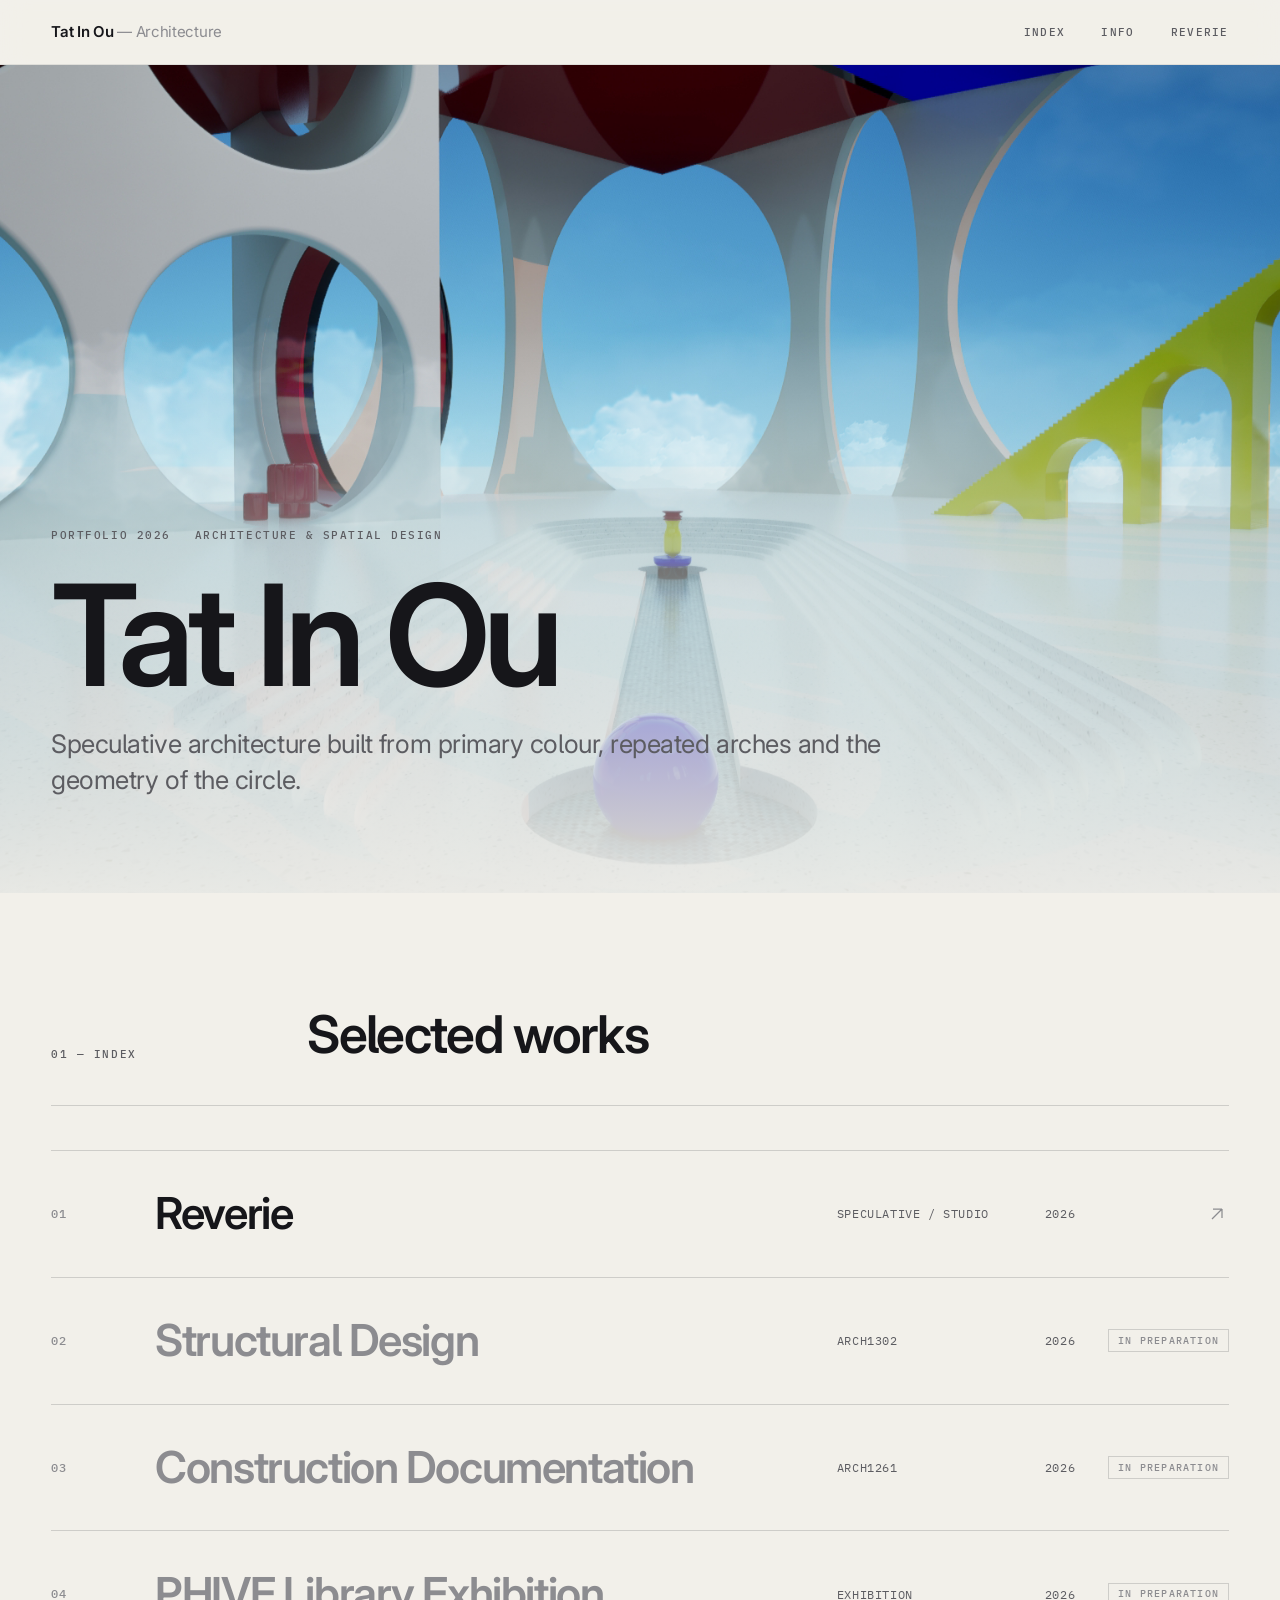
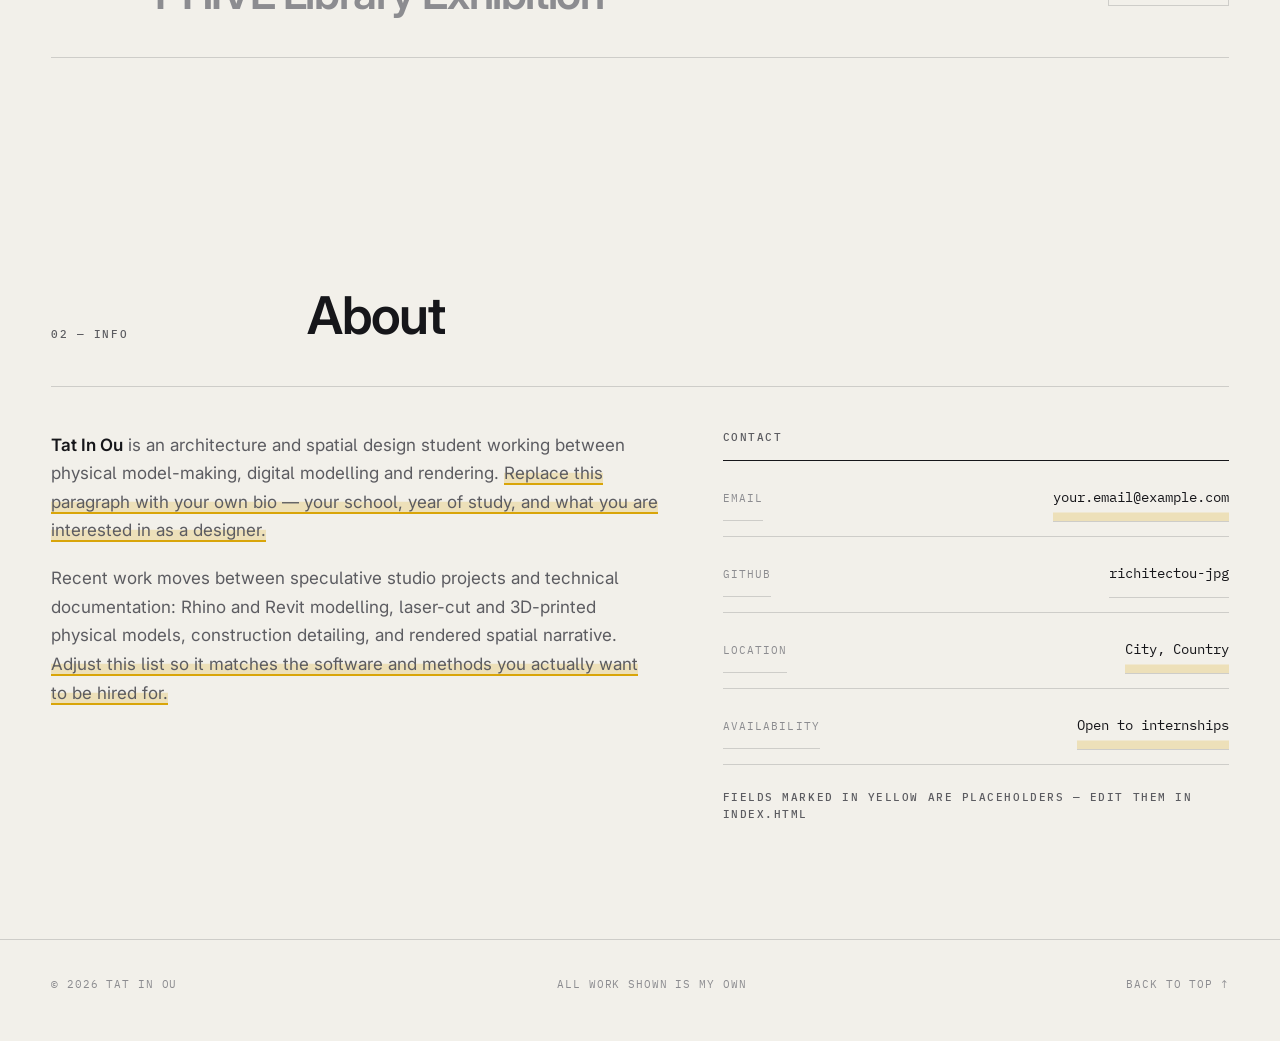
<file: index.html>
<!doctype html>
<html lang="en" class="no-js">
<head>
<meta charset="utf-8">
<meta name="viewport" content="width=device-width, initial-scale=1">
<title>Tat In Ou — Architecture Portfolio</title>
<meta name="description" content="Selected architectural work by Tat In Ou: renders, drawings and design process.">

<meta property="og:title" content="Tat In Ou — Architecture Portfolio">
<meta property="og:description" content="Selected architectural work: renders, drawings and design process.">
<meta property="og:type" content="website">
<meta property="og:image" content="assets/projects/reverie/renders/grand-shot.png">

<link rel="icon" href="assets/favicon.svg" type="image/svg+xml">
<link rel="preconnect" href="https://fonts.googleapis.com">
<link rel="preconnect" href="https://fonts.gstatic.com" crossorigin>
<link href="https://fonts.googleapis.com/css2?family=Inter:wght@400;500;600&family=IBM+Plex+Mono:wght@400;500;600&display=swap" rel="stylesheet">
<link rel="stylesheet" href="assets/css/site.css">
</head>
<body>

<a class="skip-link" href="#main">Skip to content</a>

<header class="masthead">
  <div class="shell masthead__inner">
    <a class="wordmark" href="index.html">Tat In Ou <span>— Architecture</span></a>
    <nav class="nav" aria-label="Primary">
      <a href="#index">Index</a>
      <a href="#info">Info</a>
      <a href="projects/reverie.html">Reverie</a>
    </nav>
  </div>
</header>

<main id="main">

  <!-- ===== Hero ===== -->
  <section class="hero">
    <div class="hero__media">
      <img src="assets/projects/reverie/renders/grand-shot.png"
           alt="Interior court of Reverie: white arcaded volumes with circular openings, a red canopy above and a yellow stepped aqueduct to the right, reflected in a shallow water channel."
           fetchpriority="high" decoding="async">
    </div>
    <div class="shell hero__inner">
      <div class="hero__meta">
        <p class="label">Portfolio 2026</p>
        <p class="label">Architecture &amp; Spatial Design</p>
      </div>
      <h1 class="display hero__title">Tat In&nbsp;Ou</h1>
      <p class="lede hero__sub">
        Speculative architecture built from primary colour, repeated arches and
        the geometry of the circle.
      </p>
    </div>
  </section>

  <!-- ===== Index of works ===== -->
  <section class="section" id="index">
    <div class="shell">
      <div class="section__head reveal">
        <p class="label">01 — Index</p>
        <h2 class="h2">Selected works</h2>
      </div>

      <div class="works">

        <!-- LIVE PROJECT -->
        <a class="work work--live reveal"
           href="projects/reverie.html"
           data-peek="assets/projects/reverie/renders/atrium.png">
          <span class="work__num">01</span>
          <h3 class="work__title">Reverie</h3>
          <span class="work__type">Speculative / Studio</span>
          <span class="work__year">2026</span>
          <svg class="work__arrow" viewBox="0 0 24 24" fill="none" stroke="currentColor" stroke-width="1.25" aria-hidden="true">
            <path d="M7 17L17 7M17 7H8M17 7v9"/>
          </svg>
        </a>

        <!--
          ADDING A PROJECT
          ----------------
          1. Drop your files in  assets/projects/<slug>/{renders,drawings,process}/
          2. Copy projects/reverie.html to projects/<slug>.html and swap the content.
          3. Replace one of the placeholder rows below with a copy of the LIVE row
             above, pointing at your new page and a representative image.
          The rows below are placeholders — titles are taken from folder names in
          your Downloads, so rename them to whatever the projects are really called.
        -->

        <div class="work work--soon reveal">
          <span class="work__num">02</span>
          <h3 class="work__title">Structural Design</h3>
          <span class="work__type">ARCH1302</span>
          <span class="work__year">2026</span>
          <span class="work__tag">In preparation</span>
        </div>

        <div class="work work--soon reveal">
          <span class="work__num">03</span>
          <h3 class="work__title">Construction Documentation</h3>
          <span class="work__type">ARCH1261</span>
          <span class="work__year">2026</span>
          <span class="work__tag">In preparation</span>
        </div>

        <div class="work work--soon reveal">
          <span class="work__num">04</span>
          <h3 class="work__title">PHIVE Library Exhibition</h3>
          <span class="work__type">Exhibition</span>
          <span class="work__year">2026</span>
          <span class="work__tag">In preparation</span>
        </div>

      </div>
    </div>
  </section>

  <!-- ===== Info ===== -->
  <section class="section" id="info">
    <div class="shell">
      <div class="section__head reveal">
        <p class="label">02 — Info</p>
        <h2 class="h2">About</h2>
      </div>

      <div class="info">
        <div class="prose reveal">
          <p>
            <strong>Tat In Ou</strong> is an architecture and spatial design student
            working between physical model-making, digital modelling and rendering.
            <span class="todo">Replace this paragraph with your own bio — your school,
            year of study, and what you are interested in as a designer.</span>
          </p>
          <p>
            Recent work moves between speculative studio projects and technical
            documentation: Rhino and Revit modelling, laser-cut and 3D-printed
            physical models, construction detailing, and rendered spatial narrative.
            <span class="todo">Adjust this list so it matches the software and
            methods you actually want to be hired for.</span>
          </p>
        </div>

        <div class="reveal">
          <p class="label" style="margin-bottom:1rem">Contact</p>
          <div class="contact">
            <a href="mailto:your.email@example.com">
              <span class="k">Email</span>
              <span class="todo">your.email@example.com</span>
            </a>
            <a href="https://github.com/richitectou-jpg" target="_blank" rel="noopener">
              <span class="k">GitHub</span>
              <span>richitectou-jpg</span>
            </a>
            <span>
              <span class="k">Location</span>
              <span class="todo">City, Country</span>
            </span>
            <span>
              <span class="k">Availability</span>
              <span class="todo">Open to internships</span>
            </span>
          </div>
          <p class="label" style="margin-top:1.5rem; line-height:1.6">
            Fields marked in yellow are placeholders — edit them in index.html
          </p>
        </div>
      </div>
    </div>
  </section>

</main>

<footer class="foot">
  <div class="shell foot__inner">
    <span>© <span data-year>2026</span> Tat In Ou</span>
    <span>All work shown is my own</span>
    <span><a href="#main">Back to top ↑</a></span>
  </div>
</footer>

<script src="assets/js/site.js"></script>
</body>
</html>
</file>
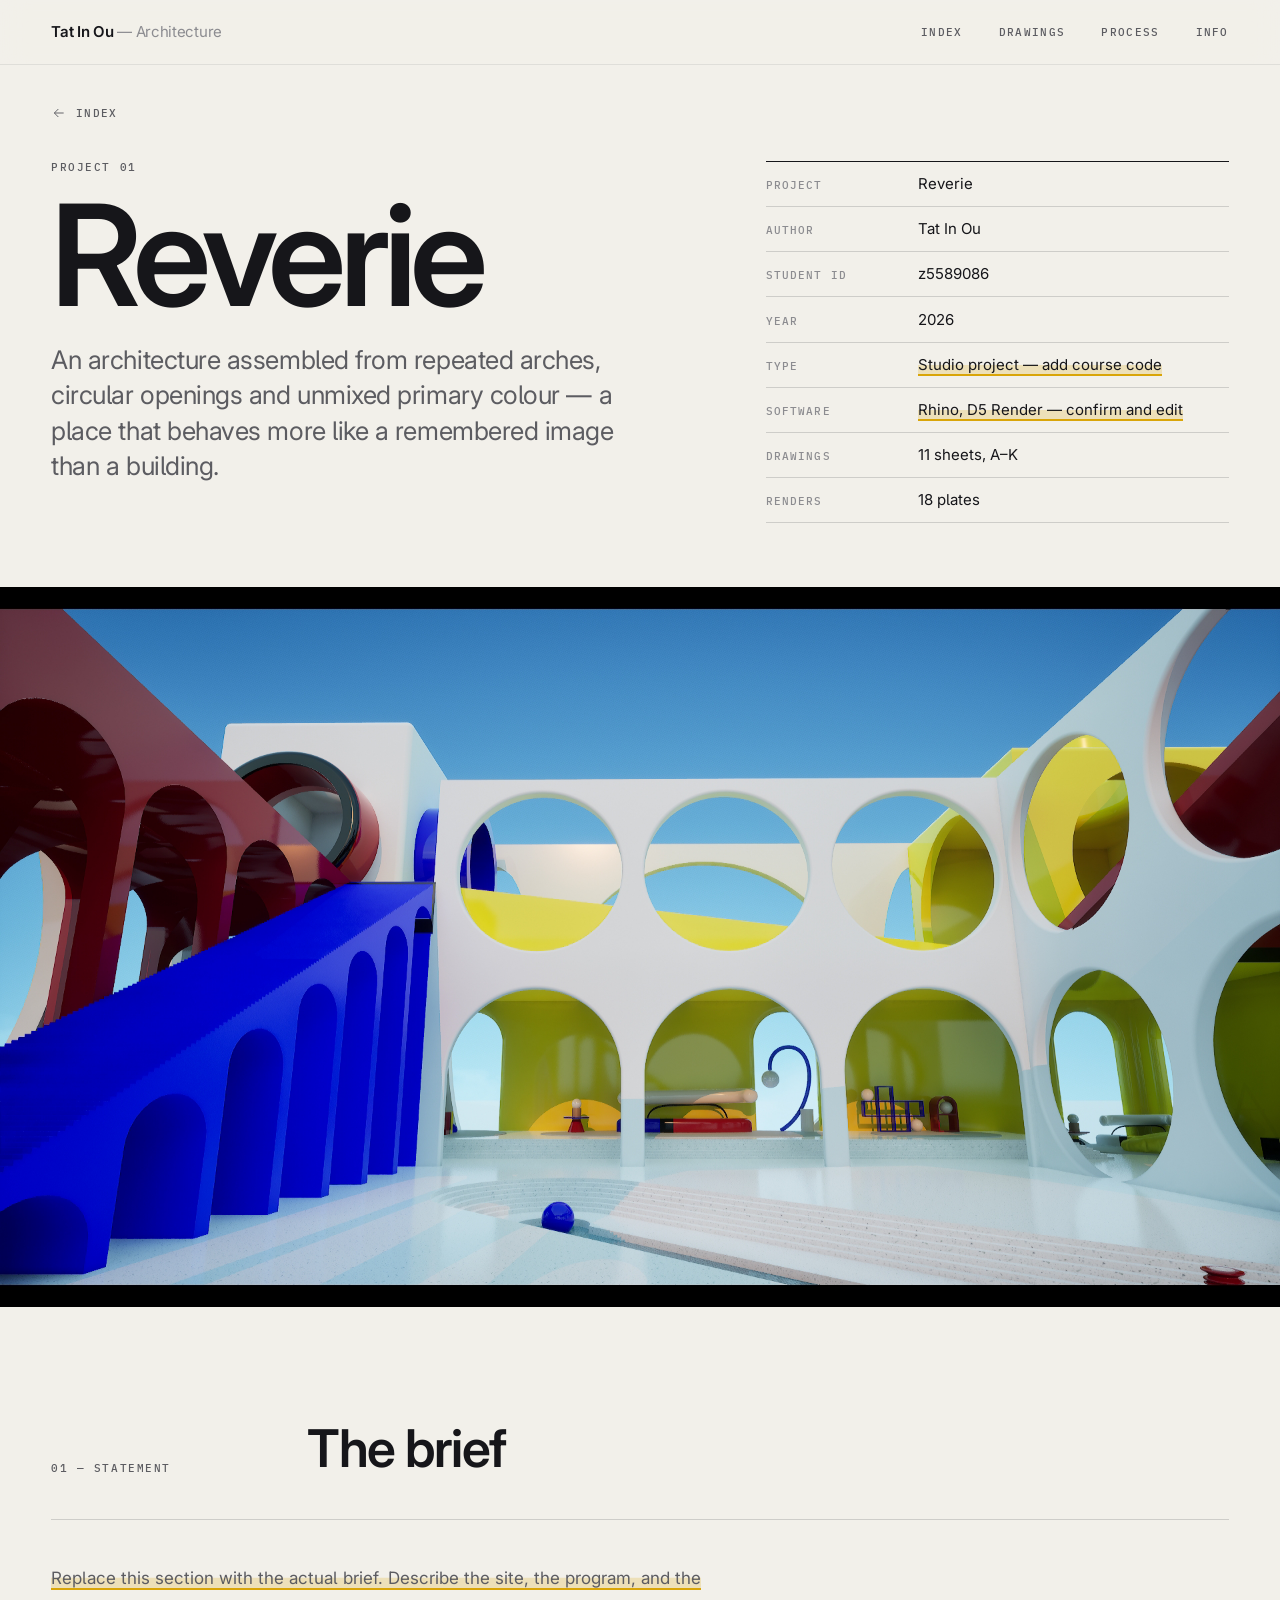
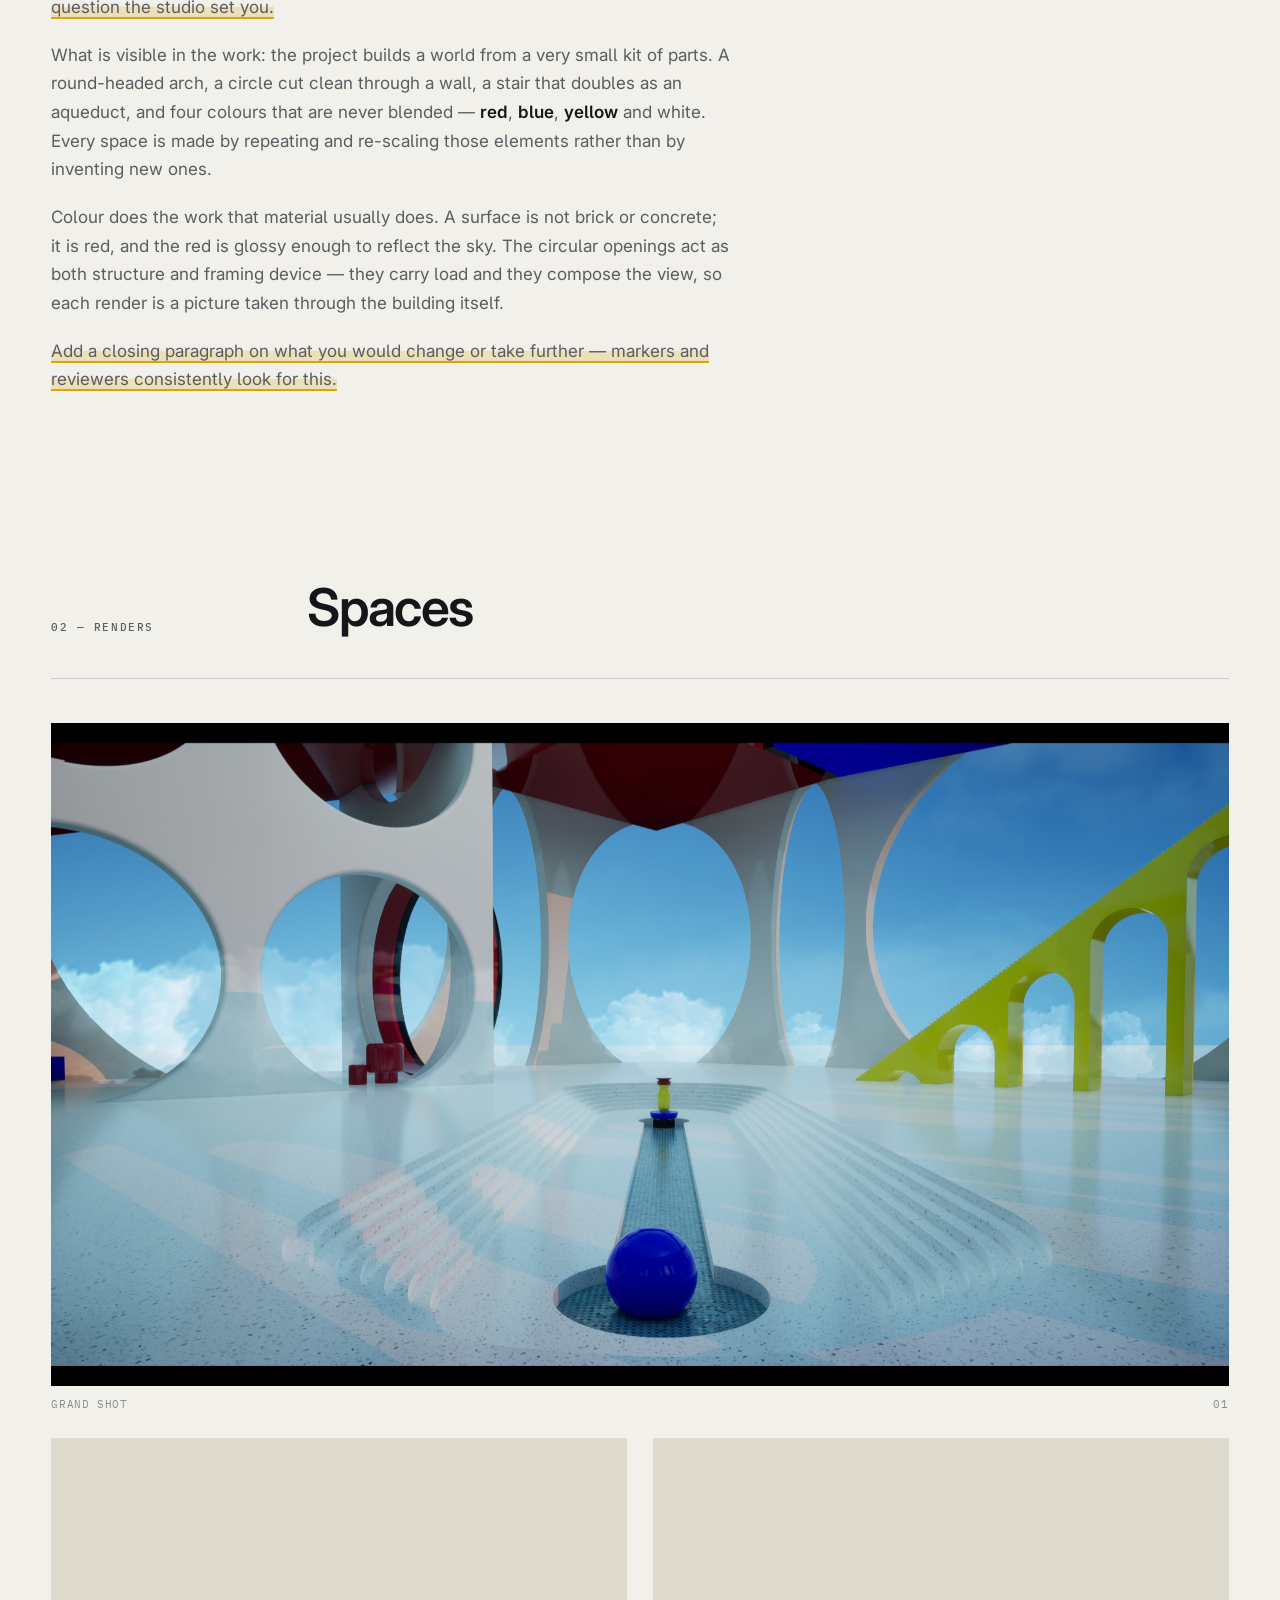
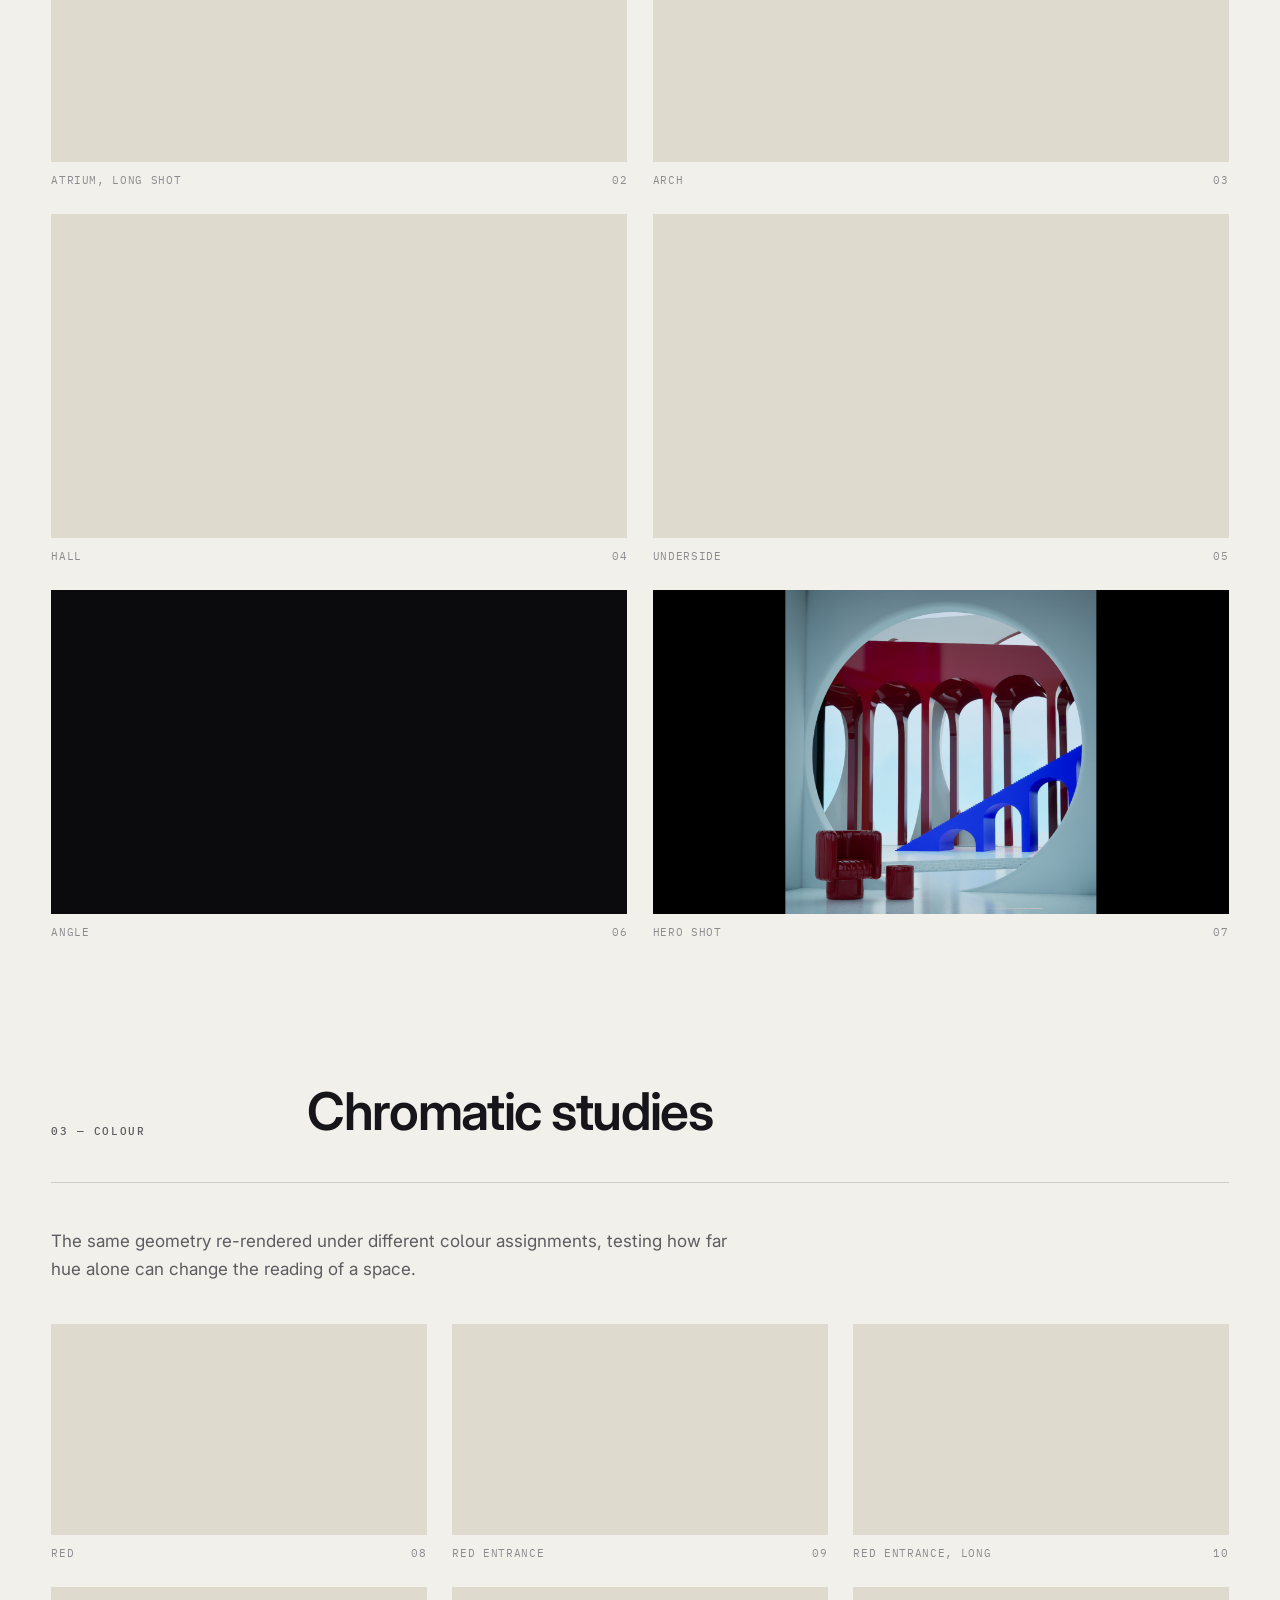
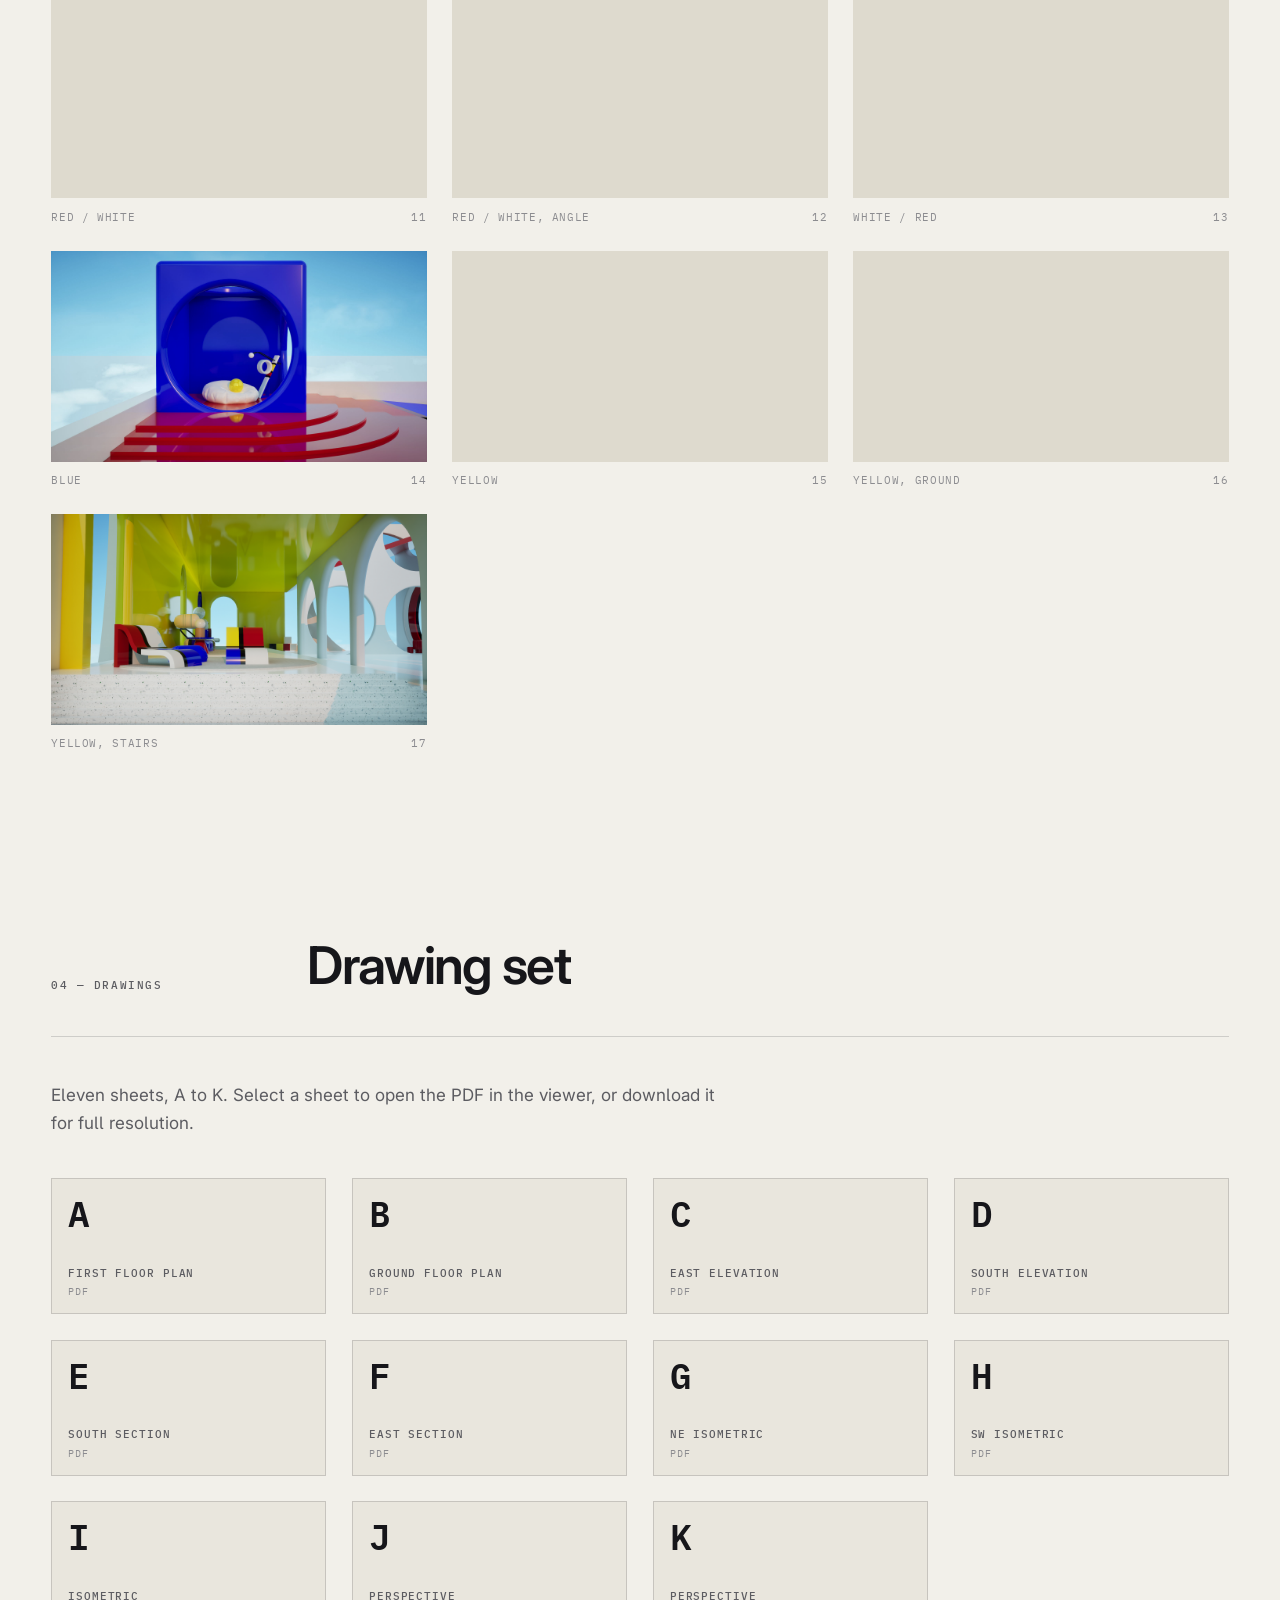
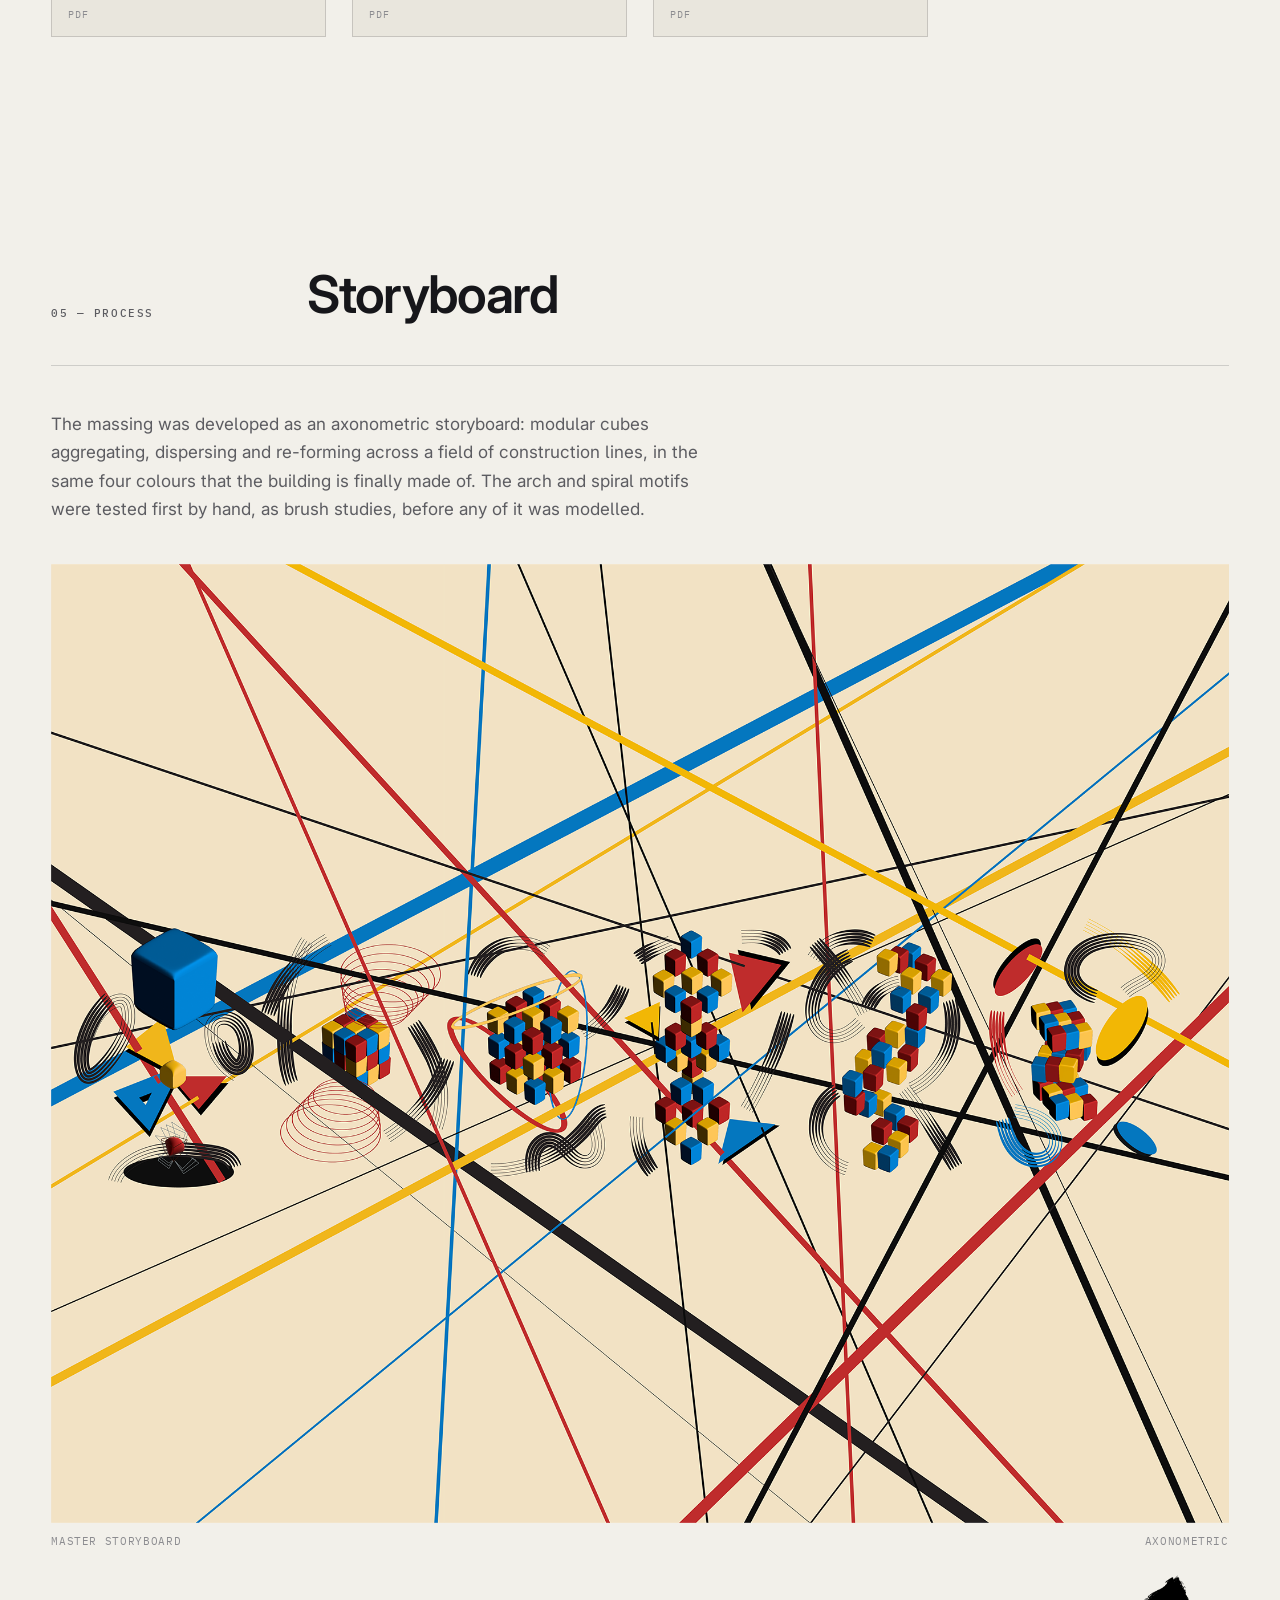
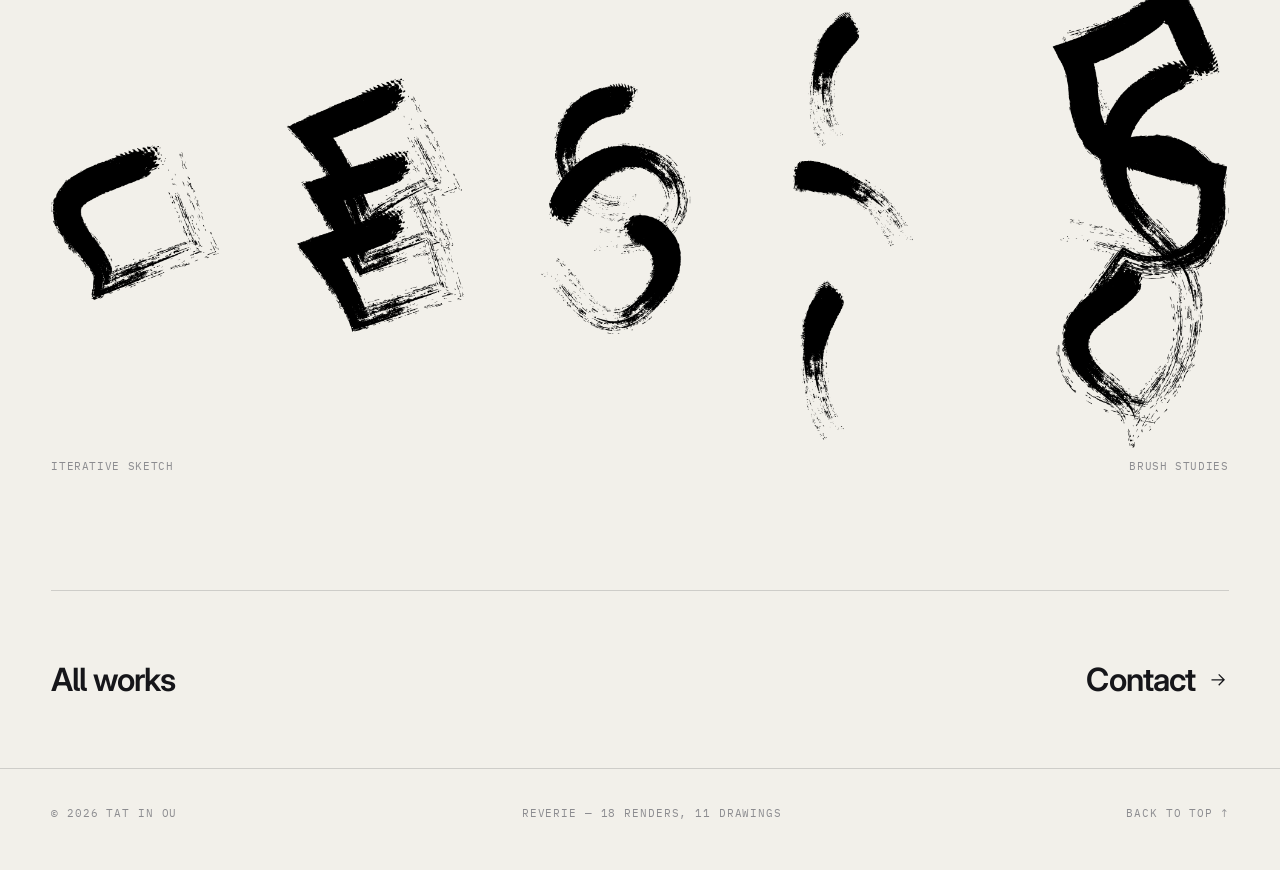
<file: projects/reverie.html>
<!doctype html>
<html lang="en" class="no-js">
<head>
<meta charset="utf-8">
<meta name="viewport" content="width=device-width, initial-scale=1">
<title>Reverie — Tat In Ou</title>
<meta name="description" content="Reverie: a speculative architecture of arcades, oculi and primary colour. 18 renders, 11 drawings and design process by Tat In Ou.">

<meta property="og:title" content="Reverie — Tat In Ou">
<meta property="og:description" content="A speculative architecture of arcades, oculi and primary colour.">
<meta property="og:type" content="article">
<meta property="og:image" content="../assets/projects/reverie/renders/atrium.png">

<link rel="icon" href="../assets/favicon.svg" type="image/svg+xml">
<link rel="preconnect" href="https://fonts.googleapis.com">
<link rel="preconnect" href="https://fonts.gstatic.com" crossorigin>
<link href="https://fonts.googleapis.com/css2?family=Inter:wght@400;500;600&family=IBM+Plex+Mono:wght@400;500;600&display=swap" rel="stylesheet">
<link rel="stylesheet" href="../assets/css/site.css">
</head>
<body>

<a class="skip-link" href="#main">Skip to content</a>

<header class="masthead">
  <div class="shell masthead__inner">
    <a class="wordmark" href="../index.html">Tat In Ou <span>— Architecture</span></a>
    <nav class="nav" aria-label="Primary">
      <a href="../index.html#index">Index</a>
      <a href="#drawings">Drawings</a>
      <a href="#process">Process</a>
      <a href="../index.html#info">Info</a>
    </nav>
  </div>
</header>

<main id="main">

  <div class="shell">
    <a class="crumb" href="../index.html#index">
      <svg viewBox="0 0 24 24" fill="none" stroke="currentColor" stroke-width="1.4" aria-hidden="true"><path d="M19 12H5M5 12l6-6M5 12l6 6"/></svg>
      Index
    </a>
  </div>

  <!-- ===== Title block ===== -->
  <section class="shell">
    <div class="titleblock">
      <div>
        <p class="label" style="margin-bottom:1.25rem">Project 01</p>
        <h1 class="display" style="margin-bottom:1.5rem">Reverie</h1>
        <p class="lede" style="max-width:24em; color:var(--ink-2)">
          An architecture assembled from repeated arches, circular openings and
          unmixed primary colour — a place that behaves more like a remembered
          image than a building.
        </p>
      </div>

      <div class="specs">
        <div class="specs__row"><span class="specs__key">Project</span><p class="specs__val">Reverie</p></div>
        <div class="specs__row"><span class="specs__key">Author</span><p class="specs__val">Tat In Ou</p></div>
        <div class="specs__row"><span class="specs__key">Student ID</span><p class="specs__val">z5589086</p></div>
        <div class="specs__row"><span class="specs__key">Year</span><p class="specs__val">2026</p></div>
        <div class="specs__row"><span class="specs__key">Type</span><p class="specs__val"><span class="todo">Studio project — add course code</span></p></div>
        <div class="specs__row"><span class="specs__key">Software</span><p class="specs__val"><span class="todo">Rhino, D5 Render — confirm and edit</span></p></div>
        <div class="specs__row"><span class="specs__key">Drawings</span><p class="specs__val">11 sheets, A–K</p></div>
        <div class="specs__row"><span class="specs__key">Renders</span><p class="specs__val">18 plates</p></div>
      </div>
    </div>
  </section>

  <!-- ===== Full-bleed opener ===== -->
  <div class="bleed reveal">
    <button class="zoom" type="button"
            data-lb="renders" data-type="image"
            data-src="../assets/projects/reverie/renders/atrium.png"
            data-caption="Atrium — the court from below">
      <span class="frame">
        <img src="../assets/projects/reverie/renders/atrium.png" loading="eager" decoding="async"
             alt="The central court of Reverie: a white wall pierced by rows of circular and arched openings revealing yellow interiors, with a glossy red arcade to the left and a blue stepped aqueduct descending across the foreground.">
      </span>
    </button>
  </div>

  <!-- ===== Statement ===== -->
  <section class="section">
    <div class="shell">
      <div class="section__head reveal">
        <p class="label">01 — Statement</p>
        <h2 class="h2">The brief</h2>
      </div>
      <div class="prose reveal">
        <p>
          <span class="todo">Replace this section with the actual brief. Describe the
          site, the program, and the question the studio set you.</span>
        </p>
        <p>
          What is visible in the work: the project builds a world from a very small
          kit of parts. A round-headed arch, a circle cut clean through a wall, a
          stair that doubles as an aqueduct, and four colours that are never blended
          — <strong>red</strong>, <strong>blue</strong>, <strong>yellow</strong> and
          white. Every space is made by repeating and re-scaling those elements
          rather than by inventing new ones.
        </p>
        <p>
          Colour does the work that material usually does. A surface is not brick or
          concrete; it is red, and the red is glossy enough to reflect the sky. The
          circular openings act as both structure and framing device — they carry
          load and they compose the view, so each render is a picture taken through
          the building itself.
        </p>
        <p>
          <span class="todo">Add a closing paragraph on what you would change or take
          further — markers and reviewers consistently look for this.</span>
        </p>
      </div>
    </div>
  </section>

  <!-- ===== Renders ===== -->
  <section class="section section--tight" id="renders">
    <div class="shell">
      <div class="section__head reveal">
        <p class="label">02 — Renders</p>
        <h2 class="h2">Spaces</h2>
      </div>

      <div class="grid grid--2">

        <button class="zoom reveal span-2" type="button" data-lb="renders" data-type="image"
                data-src="../assets/projects/reverie/renders/grand-shot.png"
                data-caption="Grand shot — the water channel and the central axis">
          <figure class="figure">
            <span class="frame"><img loading="lazy" decoding="async"
              src="../assets/projects/reverie/renders/grand-shot.png"
              alt="Wide view along a shallow water channel set into a pale terrazzo floor, a blue sphere at its head, framed by white piers with large circular openings, a red canopy overhead and a yellow arcade to the right."></span>
            <figcaption><span>Grand shot</span><span>01</span></figcaption>
          </figure>
        </button>

        <button class="zoom reveal" type="button" data-lb="renders" data-type="image"
                data-src="../assets/projects/reverie/renders/atrium-long-shot.png"
                data-caption="Atrium — long shot">
          <figure class="figure">
            <span class="frame"><img loading="lazy" decoding="async"
              src="../assets/projects/reverie/renders/atrium-long-shot.png"
              alt="Reverie render: the atrium seen in long shot."></span>
            <figcaption><span>Atrium, long shot</span><span>02</span></figcaption>
          </figure>
        </button>

        <button class="zoom reveal" type="button" data-lb="renders" data-type="image"
                data-src="../assets/projects/reverie/renders/arch.png"
                data-caption="Arch — the repeated round-headed opening">
          <figure class="figure">
            <span class="frame"><img loading="lazy" decoding="async"
              src="../assets/projects/reverie/renders/arch.png"
              alt="Reverie render: study of the repeated round-headed arch."></span>
            <figcaption><span>Arch</span><span>03</span></figcaption>
          </figure>
        </button>

        <button class="zoom reveal" type="button" data-lb="renders" data-type="image"
                data-src="../assets/projects/reverie/renders/hall.png"
                data-caption="Hall">
          <figure class="figure">
            <span class="frame"><img loading="lazy" decoding="async"
              src="../assets/projects/reverie/renders/hall.png"
              alt="Reverie render: the hall."></span>
            <figcaption><span>Hall</span><span>04</span></figcaption>
          </figure>
        </button>

        <button class="zoom reveal" type="button" data-lb="renders" data-type="image"
                data-src="../assets/projects/reverie/renders/under.png"
                data-caption="Underside — looking up into the structure">
          <figure class="figure">
            <span class="frame"><img loading="lazy" decoding="async"
              src="../assets/projects/reverie/renders/under.png"
              alt="Reverie render: looking up into the underside of the structure."></span>
            <figcaption><span>Underside</span><span>05</span></figcaption>
          </figure>
        </button>

        <button class="zoom reveal" type="button" data-lb="renders" data-type="image"
                data-src="../assets/projects/reverie/renders/angle.png"
                data-caption="Angle study">
          <figure class="figure">
            <span class="frame frame--mat"><img loading="lazy" decoding="async"
              src="../assets/projects/reverie/renders/angle.png"
              alt="Reverie render: angled view of the massing."></span>
            <figcaption><span>Angle</span><span>06</span></figcaption>
          </figure>
        </button>

        <button class="zoom reveal" type="button" data-lb="renders" data-type="image"
                data-src="../assets/projects/reverie/renders/hero-shot.png"
                data-caption="Hero shot — the oculus framing the red arcade">
          <figure class="figure">
            <span class="frame frame--mat"><img loading="lazy" decoding="async"
              src="../assets/projects/reverie/renders/hero-shot.png"
              alt="A vast circular opening cut through a pale interior wall frames a glossy dark red arcade beyond, with a blue stepped ramp cutting diagonally across and a red armchair and stool in the foreground."></span>
            <figcaption><span>Hero shot</span><span>07</span></figcaption>
          </figure>
        </button>

      </div>
    </div>
  </section>

  <!-- ===== Colour studies ===== -->
  <section class="section section--tight" id="colour">
    <div class="shell">
      <div class="section__head reveal">
        <p class="label">03 — Colour</p>
        <h2 class="h2">Chromatic studies</h2>
      </div>
      <p class="prose reveal" style="margin-bottom:clamp(1.5rem,4vw,2.5rem)">
        The same geometry re-rendered under different colour assignments, testing how
        far hue alone can change the reading of a space.
      </p>

      <div class="grid grid--3">

        <button class="zoom reveal" type="button" data-lb="renders" data-type="image"
                data-src="../assets/projects/reverie/renders/red.png" data-caption="Red">
          <figure class="figure">
            <span class="frame"><img loading="lazy" decoding="async" src="../assets/projects/reverie/renders/red.png" alt="Reverie colour study: red."></span>
            <figcaption><span>Red</span><span>08</span></figcaption>
          </figure>
        </button>

        <button class="zoom reveal" type="button" data-lb="renders" data-type="image"
                data-src="../assets/projects/reverie/renders/red-entrance.png" data-caption="Red entrance">
          <figure class="figure">
            <span class="frame"><img loading="lazy" decoding="async" src="../assets/projects/reverie/renders/red-entrance.png" alt="Reverie colour study: the red entrance."></span>
            <figcaption><span>Red entrance</span><span>09</span></figcaption>
          </figure>
        </button>

        <button class="zoom reveal" type="button" data-lb="renders" data-type="image"
                data-src="../assets/projects/reverie/renders/red-entrance-long-shot.png" data-caption="Red entrance — long shot">
          <figure class="figure">
            <span class="frame"><img loading="lazy" decoding="async" src="../assets/projects/reverie/renders/red-entrance-long-shot.png" alt="Reverie colour study: the red entrance in long shot."></span>
            <figcaption><span>Red entrance, long</span><span>10</span></figcaption>
          </figure>
        </button>

        <button class="zoom reveal" type="button" data-lb="renders" data-type="image"
                data-src="../assets/projects/reverie/renders/red-white.png" data-caption="Red and white">
          <figure class="figure">
            <span class="frame"><img loading="lazy" decoding="async" src="../assets/projects/reverie/renders/red-white.png" alt="Reverie colour study: red and white."></span>
            <figcaption><span>Red / white</span><span>11</span></figcaption>
          </figure>
        </button>

        <button class="zoom reveal" type="button" data-lb="renders" data-type="image"
                data-src="../assets/projects/reverie/renders/red-white-angle.png" data-caption="Red and white — angle">
          <figure class="figure">
            <span class="frame"><img loading="lazy" decoding="async" src="../assets/projects/reverie/renders/red-white-angle.png" alt="Reverie colour study: red and white, angled view."></span>
            <figcaption><span>Red / white, angle</span><span>12</span></figcaption>
          </figure>
        </button>

        <button class="zoom reveal" type="button" data-lb="renders" data-type="image"
                data-src="../assets/projects/reverie/renders/white-red.png" data-caption="White and red">
          <figure class="figure">
            <span class="frame"><img loading="lazy" decoding="async" src="../assets/projects/reverie/renders/white-red.png" alt="Reverie colour study: white and red."></span>
            <figcaption><span>White / red</span><span>13</span></figcaption>
          </figure>
        </button>

        <button class="zoom reveal" type="button" data-lb="renders" data-type="image"
                data-src="../assets/projects/reverie/renders/blue.png" data-caption="Blue">
          <figure class="figure">
            <span class="frame"><img loading="lazy" decoding="async" src="../assets/projects/reverie/renders/blue.png" alt="Reverie colour study: blue."></span>
            <figcaption><span>Blue</span><span>14</span></figcaption>
          </figure>
        </button>

        <button class="zoom reveal" type="button" data-lb="renders" data-type="image"
                data-src="../assets/projects/reverie/renders/yellow.png" data-caption="Yellow">
          <figure class="figure">
            <span class="frame"><img loading="lazy" decoding="async" src="../assets/projects/reverie/renders/yellow.png" alt="Reverie colour study: yellow."></span>
            <figcaption><span>Yellow</span><span>15</span></figcaption>
          </figure>
        </button>

        <button class="zoom reveal" type="button" data-lb="renders" data-type="image"
                data-src="../assets/projects/reverie/renders/yellow-ground-floor.png" data-caption="Yellow — ground floor">
          <figure class="figure">
            <span class="frame"><img loading="lazy" decoding="async" src="../assets/projects/reverie/renders/yellow-ground-floor.png" alt="Reverie colour study: yellow at ground floor level."></span>
            <figcaption><span>Yellow, ground</span><span>16</span></figcaption>
          </figure>
        </button>

        <button class="zoom reveal" type="button" data-lb="renders" data-type="image"
                data-src="../assets/projects/reverie/renders/yellow-stairs.png" data-caption="Yellow — stairs">
          <figure class="figure">
            <span class="frame"><img loading="lazy" decoding="async" src="../assets/projects/reverie/renders/yellow-stairs.png" alt="Reverie colour study: the yellow stairs."></span>
            <figcaption><span>Yellow, stairs</span><span>17</span></figcaption>
          </figure>
        </button>

      </div>
    </div>
  </section>

  <!-- ===== Drawings ===== -->
  <section class="section" id="drawings">
    <div class="shell">
      <div class="section__head reveal">
        <p class="label">04 — Drawings</p>
        <h2 class="h2">Drawing set</h2>
      </div>
      <p class="prose reveal" style="margin-bottom:clamp(1.5rem,4vw,2.5rem)">
        Eleven sheets, A to K. Select a sheet to open the PDF in the viewer, or
        download it for full resolution.
      </p>

      <div class="grid grid--4">
        <button class="sheet reveal" type="button" data-lb="drawings" data-type="pdf" data-src="../assets/projects/reverie/drawings/A.pdf" data-caption="A — First Floor Plan"><span class="sheet__ref">A</span><span class="sheet__name">First Floor Plan</span><span class="sheet__ext">PDF</span></button>
        <button class="sheet reveal" type="button" data-lb="drawings" data-type="pdf" data-src="../assets/projects/reverie/drawings/B.pdf" data-caption="B — Ground Floor Plan"><span class="sheet__ref">B</span><span class="sheet__name">Ground Floor Plan</span><span class="sheet__ext">PDF</span></button>
        <button class="sheet reveal" type="button" data-lb="drawings" data-type="pdf" data-src="../assets/projects/reverie/drawings/C.pdf" data-caption="C — East Elevation"><span class="sheet__ref">C</span><span class="sheet__name">East Elevation</span><span class="sheet__ext">PDF</span></button>
        <button class="sheet reveal" type="button" data-lb="drawings" data-type="pdf" data-src="../assets/projects/reverie/drawings/D.pdf" data-caption="D — South Elevation"><span class="sheet__ref">D</span><span class="sheet__name">South Elevation</span><span class="sheet__ext">PDF</span></button>
        <button class="sheet reveal" type="button" data-lb="drawings" data-type="pdf" data-src="../assets/projects/reverie/drawings/E.pdf" data-caption="E — South Section"><span class="sheet__ref">E</span><span class="sheet__name">South Section</span><span class="sheet__ext">PDF</span></button>
        <button class="sheet reveal" type="button" data-lb="drawings" data-type="pdf" data-src="../assets/projects/reverie/drawings/F.pdf" data-caption="F — East Section"><span class="sheet__ref">F</span><span class="sheet__name">East Section</span><span class="sheet__ext">PDF</span></button>
        <button class="sheet reveal" type="button" data-lb="drawings" data-type="pdf" data-src="../assets/projects/reverie/drawings/G.pdf" data-caption="G — NE Isometric"><span class="sheet__ref">G</span><span class="sheet__name">NE Isometric</span><span class="sheet__ext">PDF</span></button>
        <button class="sheet reveal" type="button" data-lb="drawings" data-type="pdf" data-src="../assets/projects/reverie/drawings/H.pdf" data-caption="H — SW Isometric"><span class="sheet__ref">H</span><span class="sheet__name">SW Isometric</span><span class="sheet__ext">PDF</span></button>
        <button class="sheet reveal" type="button" data-lb="drawings" data-type="pdf" data-src="../assets/projects/reverie/drawings/I.pdf" data-caption="I — Isometric"><span class="sheet__ref">I</span><span class="sheet__name">Isometric</span><span class="sheet__ext">PDF</span></button>
        <button class="sheet reveal" type="button" data-lb="drawings" data-type="pdf" data-src="../assets/projects/reverie/drawings/J.pdf" data-caption="J — Perspective"><span class="sheet__ref">J</span><span class="sheet__name">Perspective</span><span class="sheet__ext">PDF</span></button>
        <button class="sheet reveal" type="button" data-lb="drawings" data-type="pdf" data-src="../assets/projects/reverie/drawings/K.pdf" data-caption="K — Perspective"><span class="sheet__ref">K</span><span class="sheet__name">Perspective</span><span class="sheet__ext">PDF</span></button>
      </div>
    </div>
  </section>

  <!-- ===== Process ===== -->
  <section class="section" id="process">
    <div class="shell">
      <div class="section__head reveal">
        <p class="label">05 — Process</p>
        <h2 class="h2">Storyboard</h2>
      </div>
      <p class="prose reveal" style="margin-bottom:clamp(1.5rem,4vw,2.5rem)">
        The massing was developed as an axonometric storyboard: modular cubes
        aggregating, dispersing and re-forming across a field of construction lines,
        in the same four colours that the building is finally made of. The arch and
        spiral motifs were tested first by hand, as brush studies, before any of it
        was modelled.
      </p>

      <div class="grid">
        <button class="zoom reveal" type="button" data-lb="process" data-type="image"
                data-src="../assets/projects/reverie/process/master-storyboard.png"
                data-caption="Master storyboard — axonometric sequence">
          <figure class="figure">
            <span class="frame" style="aspect-ratio:2066/1682"><img loading="lazy" decoding="async"
              src="../assets/projects/reverie/process/master-storyboard.png"
              alt="Axonometric storyboard on a cream ground: clusters of small red, blue and yellow cubes aggregate into shifting formations across a field of intersecting black, red, blue and yellow construction lines."></span>
            <figcaption><span>Master storyboard</span><span>Axonometric</span></figcaption>
          </figure>
        </button>

        <button class="zoom reveal" type="button" data-lb="process" data-type="image"
                data-src="../assets/projects/reverie/process/iterative-sketch.png"
                data-caption="Iterative storyboard sketch">
          <figure class="figure">
            <span class="frame frame--paper" style="aspect-ratio:1944/781"><img loading="lazy" decoding="async"
              src="../assets/projects/reverie/process/iterative-sketch.png"
              alt="Five black brush-drawn forms in a row, each a loose gestural study of an arch or spiral, showing the plan motif being tested by hand before it was modelled."></span>
            <figcaption><span>Iterative sketch</span><span>Brush studies</span></figcaption>
          </figure>
        </button>
      </div>
    </div>
  </section>

  <!-- ===== Pager ===== -->
  <div class="shell">
    <nav class="pager" aria-label="Project navigation">
      <a class="pager__link" href="../index.html#index">All works</a>
      <a class="pager__link" href="../index.html#info">
        Contact
        <svg viewBox="0 0 24 24" fill="none" stroke="currentColor" stroke-width="1.4" aria-hidden="true"><path d="M5 12h14M13 6l6 6-6 6"/></svg>
      </a>
    </nav>
  </div>

</main>

<footer class="foot">
  <div class="shell foot__inner">
    <span>© <span data-year>2026</span> Tat In Ou</span>
    <span>Reverie — 18 renders, 11 drawings</span>
    <span><a href="#main">Back to top ↑</a></span>
  </div>
</footer>

<script src="../assets/js/site.js"></script>
</body>
</html>
</file>
<file: assets/css/site.css>
/* ==========================================================================
   Tat In Ou — Architecture Portfolio
   Dependency-free stylesheet. Swiss-modernist frame; the work carries colour.
   ========================================================================== */

/* --- Tokens --------------------------------------------------------------- */

:root {
  --paper:    #F2F0EA;
  --paper-2:  #E9E6DD;
  --paper-3:  #DEDACE;
  --ink:      #16161A;
  --ink-2:    #5C5C61;
  --ink-3:    #8C8C90;
  --rule:     rgba(20, 20, 26, 0.16);
  --rule-2:   rgba(20, 20, 26, 0.08);

  /* Pulled from the renders themselves */
  --red:      #C0202F;
  --blue:     #1B33CC;
  --yellow:   #D9A509;

  --shell:    clamp(1.25rem, 4vw, 4.5rem);
  --maxw:     96rem;

  --sans: "Inter", -apple-system, BlinkMacSystemFont, "Segoe UI", Roboto, Helvetica, Arial, sans-serif;
  --mono: "IBM Plex Mono", ui-monospace, SFMono-Regular, "SF Mono", Menlo, Consolas, monospace;

  --ease: cubic-bezier(0.22, 0.61, 0.36, 1);

  color-scheme: light dark;
}

@media (prefers-color-scheme: dark) {
  :root {
    --paper:   #0D0D0F;
    --paper-2: #151518;
    --paper-3: #1E1E22;
    --ink:     #EEECE6;
    --ink-2:   #9D9D98;
    --ink-3:   #6E6E72;
    --rule:    rgba(238, 236, 230, 0.18);
    --rule-2:  rgba(238, 236, 230, 0.09);

    --red:     #E8404F;
    --blue:    #5C74FF;
    --yellow:  #EFC02A;
  }
}

/* --- Reset ---------------------------------------------------------------- */

*, *::before, *::after { box-sizing: border-box; }

html {
  -webkit-text-size-adjust: 100%;
  scroll-behavior: smooth;
}

@media (prefers-reduced-motion: reduce) {
  html { scroll-behavior: auto; }
  *, *::before, *::after {
    animation-duration: 0.01ms !important;
    animation-iteration-count: 1 !important;
    transition-duration: 0.01ms !important;
  }
}

body {
  margin: 0;
  background: var(--paper);
  color: var(--ink);
  font-family: var(--sans);
  font-size: 1rem;
  line-height: 1.55;
  font-feature-settings: "kern" 1, "liga" 1, "cv05" 1;
  -webkit-font-smoothing: antialiased;
  text-rendering: optimizeLegibility;
  overflow-x: hidden;
}

img { max-width: 100%; display: block; }
[hidden] { display: none !important; }

a { color: inherit; text-decoration: none; }

button {
  font: inherit;
  color: inherit;
  background: none;
  border: 0;
  padding: 0;
  cursor: pointer;
}

:focus-visible {
  outline: 2px solid var(--blue);
  outline-offset: 3px;
}

.visually-hidden {
  position: absolute;
  width: 1px; height: 1px;
  padding: 0; margin: -1px;
  overflow: hidden;
  clip: rect(0 0 0 0);
  white-space: nowrap;
  border: 0;
}

.skip-link {
  position: absolute;
  top: -100%;
  left: var(--shell);
  z-index: 200;
  background: var(--ink);
  color: var(--paper);
  padding: 0.75rem 1.25rem;
  font: 500 0.75rem/1 var(--mono);
  letter-spacing: 0.08em;
  text-transform: uppercase;
}
.skip-link:focus { top: 1rem; }

/* --- Layout --------------------------------------------------------------- */

.shell {
  width: 100%;
  max-width: var(--maxw);
  margin-inline: auto;
  padding-inline: var(--shell);
}

.rule {
  border: 0;
  border-top: 1px solid var(--rule);
  margin: 0;
}

/* --- Typography ----------------------------------------------------------- */

.label {
  font: 500 0.6875rem/1.2 var(--mono);
  letter-spacing: 0.14em;
  text-transform: uppercase;
  color: var(--ink-2);
  margin: 0;
}

.display {
  font-size: clamp(2.75rem, 11vw, 9.5rem);
  line-height: 0.88;
  letter-spacing: -0.045em;
  font-weight: 600;
  margin: 0;
}

.h2 {
  font-size: clamp(1.75rem, 4.5vw, 3.25rem);
  line-height: 1.02;
  letter-spacing: -0.032em;
  font-weight: 600;
  margin: 0;
}

.h3 {
  font-size: clamp(1.15rem, 2.2vw, 1.6rem);
  line-height: 1.15;
  letter-spacing: -0.022em;
  font-weight: 600;
  margin: 0;
}

.lede {
  font-size: clamp(1.1rem, 2vw, 1.6rem);
  line-height: 1.38;
  letter-spacing: -0.018em;
  font-weight: 400;
  margin: 0;
  text-wrap: pretty;
}

.prose {
  max-width: 40em;
  color: var(--ink-2);
  font-size: 1.0625rem;
  line-height: 1.68;
  text-wrap: pretty;
}
.prose p { margin: 0 0 1.15em; }
.prose p:last-child { margin-bottom: 0; }
.prose strong { color: var(--ink); font-weight: 600; }

/* Marks copy the author still needs to replace with real brief text. */
.todo {
  border-bottom: 2px solid var(--yellow);
  box-shadow: inset 0 -0.6em 0 color-mix(in srgb, var(--yellow) 22%, transparent);
}

/* --- Header --------------------------------------------------------------- */

.masthead {
  position: sticky;
  top: 0;
  z-index: 60;
  background: color-mix(in srgb, var(--paper) 88%, transparent);
  backdrop-filter: saturate(1.6) blur(14px);
  -webkit-backdrop-filter: saturate(1.6) blur(14px);
  border-bottom: 1px solid var(--rule-2);
}

.masthead__inner {
  display: flex;
  align-items: center;
  justify-content: space-between;
  gap: 1.5rem;
  min-height: 4rem;
}

.wordmark {
  font-size: 0.9375rem;
  font-weight: 600;
  letter-spacing: -0.02em;
  white-space: nowrap;
}
.wordmark span { color: var(--ink-3); font-weight: 400; }

.nav {
  display: flex;
  align-items: center;
  gap: clamp(1rem, 3vw, 2.25rem);
}

.nav a {
  font: 500 0.6875rem/1 var(--mono);
  letter-spacing: 0.12em;
  text-transform: uppercase;
  color: var(--ink-2);
  padding-block: 0.5rem;
  position: relative;
  transition: color 0.25s var(--ease);
}
.nav a::after {
  content: "";
  position: absolute;
  left: 0; right: 0; bottom: 0.15rem;
  height: 1px;
  background: currentColor;
  transform: scaleX(0);
  transform-origin: left;
  transition: transform 0.35s var(--ease);
}
.nav a:hover { color: var(--ink); }
.nav a:hover::after { transform: scaleX(1); }

/* --- Hero ----------------------------------------------------------------- */

.hero {
  position: relative;
  min-height: min(92svh, 60rem);
  display: grid;
  align-content: end;
  padding-block: clamp(3rem, 8vw, 6rem);
  overflow: hidden;
}

.hero__media {
  position: absolute;
  inset: 0;
  z-index: 0;
}
.hero__media img {
  width: 100%;
  height: 100%;
  object-fit: cover;
  object-position: center;
}
.hero__media::after {
  content: "";
  position: absolute;
  inset: 0;
  background: linear-gradient(
    to top,
    color-mix(in srgb, var(--paper) 92%, transparent) 0%,
    color-mix(in srgb, var(--paper) 55%, transparent) 34%,
    transparent 68%
  );
}

.hero__inner { position: relative; z-index: 1; }

.hero__meta {
  display: flex;
  flex-wrap: wrap;
  gap: 0.5rem 1.5rem;
  margin-bottom: clamp(1rem, 3vw, 2rem);
}

.hero__title { margin-bottom: clamp(1rem, 3vw, 1.75rem); }

.hero__sub {
  max-width: 34em;
  color: var(--ink-2);
}

/* --- Section scaffold ----------------------------------------------------- */

.section { padding-block: clamp(3.5rem, 9vw, 8rem); }
.section--tight { padding-block: clamp(2.5rem, 6vw, 4.5rem); }

.section__head {
  display: grid;
  grid-template-columns: 1fr;
  gap: 1rem;
  padding-bottom: clamp(1.5rem, 4vw, 2.75rem);
  margin-bottom: clamp(1.5rem, 4vw, 2.75rem);
  border-bottom: 1px solid var(--rule);
}

@media (min-width: 56rem) {
  .section__head {
    grid-template-columns: 14rem 1fr;
    align-items: end;
    gap: 2rem;
  }
}

/* --- Index of works ------------------------------------------------------- */

.works { border-top: 1px solid var(--rule); }

.work {
  display: grid;
  grid-template-columns: 3.5rem 1fr auto;
  align-items: center;
  gap: 1rem;
  padding-block: clamp(1.5rem, 3.5vw, 2.5rem);
  border-bottom: 1px solid var(--rule);
  position: relative;
  transition: color 0.3s var(--ease);
}

@media (min-width: 56rem) {
  .work {
    grid-template-columns: 4.5rem minmax(0, 1fr) 11rem 7rem 2.5rem;
    gap: 2rem;
  }
}

.work__num {
  font: 500 0.75rem/1 var(--mono);
  letter-spacing: 0.06em;
  color: var(--ink-3);
  transition: color 0.3s var(--ease);
}

.work__title {
  font-size: clamp(1.5rem, 4vw, 2.75rem);
  line-height: 1.04;
  letter-spacing: -0.032em;
  font-weight: 600;
  margin: 0;
}

.work__type,
.work__year {
  font: 400 0.75rem/1.3 var(--mono);
  letter-spacing: 0.05em;
  color: var(--ink-2);
  text-transform: uppercase;
}

@media (max-width: 55.999rem) {
  .work__type, .work__year { display: none; }
}

.work__arrow {
  justify-self: end;
  width: 1.5rem; height: 1.5rem;
  color: var(--ink-3);
  transition: transform 0.35s var(--ease), color 0.3s var(--ease);
}

.work--live:hover .work__num,
.work--live:focus-visible .work__num { color: var(--red); }
.work--live:hover .work__arrow,
.work--live:focus-visible .work__arrow {
  transform: translate(0.3rem, -0.3rem);
  color: var(--ink);
}

.work--soon {
  color: var(--ink-3);
  cursor: default;
}
.work--soon .work__title { color: var(--ink-3); }

.work__tag {
  font: 500 0.625rem/1 var(--mono);
  letter-spacing: 0.12em;
  text-transform: uppercase;
  color: var(--ink-3);
  border: 1px solid var(--rule);
  padding: 0.35rem 0.55rem;
  justify-self: end;
  white-space: nowrap;
}

/* Cursor-following preview on the index rows (pointer devices only). */
.work__peek {
  position: fixed;
  top: 0; left: 0;
  width: 22rem;
  aspect-ratio: 16 / 9;
  pointer-events: none;
  opacity: 0;
  z-index: 50;
  transform: translate3d(-50%, -50%, 0) scale(0.94);
  transition: opacity 0.35s var(--ease), transform 0.35s var(--ease);
  box-shadow: 0 2rem 4rem rgba(0, 0, 0, 0.28);
  overflow: hidden;
}
.work__peek img { width: 100%; height: 100%; object-fit: cover; }
.work__peek.is-on { opacity: 1; transform: translate3d(-50%, -50%, 0) scale(1); }

@media (hover: none), (max-width: 55.999rem) {
  .work__peek { display: none; }
}

/* --- Project page --------------------------------------------------------- */

.crumb {
  display: inline-flex;
  align-items: center;
  gap: 0.55rem;
  font: 500 0.6875rem/1 var(--mono);
  letter-spacing: 0.12em;
  text-transform: uppercase;
  color: var(--ink-2);
  padding-block: clamp(1.5rem, 4vw, 2.5rem);
  transition: color 0.25s var(--ease);
}
.crumb:hover { color: var(--ink); }
.crumb svg { width: 1rem; height: 1rem; transition: transform 0.3s var(--ease); }
.crumb:hover svg { transform: translateX(-0.25rem); }

.titleblock {
  display: grid;
  gap: clamp(2rem, 5vw, 3.5rem);
  padding-bottom: clamp(2.5rem, 6vw, 4rem);
}

@media (min-width: 62rem) {
  .titleblock {
    grid-template-columns: minmax(0, 1.35fr) minmax(0, 1fr);
    align-items: start;
    gap: clamp(3rem, 7vw, 6rem);
  }
}

/* Drawing-sheet style metadata table */
.specs {
  border-top: 1px solid var(--ink);
}
.specs__row {
  display: grid;
  grid-template-columns: 8.5rem minmax(0, 1fr);
  gap: 1rem;
  padding-block: 0.7rem;
  border-bottom: 1px solid var(--rule);
  align-items: baseline;
}
.specs__key {
  font: 500 0.6875rem/1.4 var(--mono);
  letter-spacing: 0.1em;
  text-transform: uppercase;
  color: var(--ink-3);
}
.specs__val {
  font-size: 0.9375rem;
  line-height: 1.45;
  margin: 0;
}

/* --- Figures & galleries -------------------------------------------------- */

.frame {
  position: relative;
  display: block;
  width: 100%;
  background: var(--paper-3);
  overflow: hidden;
}
.frame img {
  width: 100%;
  height: 100%;
  object-fit: cover;
  transition: transform 0.7s var(--ease), filter 0.4s var(--ease);
}

.figure { margin: 0; }
.figure figcaption {
  display: flex;
  justify-content: space-between;
  gap: 1rem;
  padding-top: 0.7rem;
  font: 400 0.6875rem/1.4 var(--mono);
  letter-spacing: 0.06em;
  text-transform: uppercase;
  color: var(--ink-3);
}

.zoom {
  cursor: zoom-in;
  border: 0;
  padding: 0;
  width: 100%;
  display: block;
  text-align: left;
  background: none;
}
.zoom:hover .frame img { transform: scale(1.028); }

.bleed {
  width: 100vw;
  margin-left: 50%;
  translate: -50% 0;
  max-width: none;
}
.bleed .frame { aspect-ratio: 16 / 9; }

.grid {
  display: grid;
  gap: clamp(0.75rem, 2vw, 1.75rem);
  grid-template-columns: 1fr;
}
@media (min-width: 44rem)  { .grid--2 { grid-template-columns: repeat(2, 1fr); } }
@media (min-width: 44rem)  { .grid--3 { grid-template-columns: repeat(2, 1fr); } }
@media (min-width: 68rem)  { .grid--3 { grid-template-columns: repeat(3, 1fr); } }
@media (min-width: 44rem)  { .grid--4 { grid-template-columns: repeat(2, 1fr); } }
@media (min-width: 68rem)  { .grid--4 { grid-template-columns: repeat(4, 1fr); } }

.grid .frame { aspect-ratio: 16 / 9; }
.span-2 { grid-column: span 1; }
@media (min-width: 44rem) { .span-2 { grid-column: span 2; } }

/* --- Drawing index -------------------------------------------------------- */

.sheet {
  display: flex;
  flex-direction: column;
  border: 1px solid var(--rule);
  background: var(--paper-2);
  padding: 1rem;
  min-height: 8.5rem;
  text-align: left;
  width: 100%;
  transition: border-color 0.3s var(--ease), background 0.3s var(--ease), transform 0.3s var(--ease);
  cursor: pointer;
}
.sheet:hover {
  border-color: var(--ink);
  background: var(--paper);
  transform: translateY(-2px);
}
.sheet__ref {
  font: 600 2.25rem/1 var(--mono);
  letter-spacing: -0.02em;
  color: var(--ink);
}
.sheet__name {
  margin-top: auto;
  padding-top: 1.25rem;
  font: 500 0.6875rem/1.35 var(--mono);
  letter-spacing: 0.08em;
  text-transform: uppercase;
  color: var(--ink-2);
}
.sheet__ext {
  font: 400 0.625rem/1 var(--mono);
  letter-spacing: 0.1em;
  color: var(--ink-3);
  padding-top: 0.4rem;
}

/* --- Info ----------------------------------------------------------------- */

.info {
  display: grid;
  gap: clamp(2rem, 5vw, 4rem);
}
@media (min-width: 62rem) {
  .info { grid-template-columns: minmax(0, 1.2fr) minmax(0, 1fr); }
}

.contact {
  display: grid;
  gap: 0;
  border-top: 1px solid var(--ink);
}
.contact a, .contact span {
  display: flex;
  justify-content: space-between;
  align-items: baseline;
  gap: 1rem;
  padding-block: 0.85rem;
  border-bottom: 1px solid var(--rule);
  font: 400 0.875rem/1.4 var(--mono);
}
.contact a { transition: padding-left 0.3s var(--ease), color 0.3s var(--ease); }
.contact a:hover { padding-left: 0.5rem; color: var(--red); }
.contact .k {
  font-size: 0.6875rem;
  letter-spacing: 0.1em;
  text-transform: uppercase;
  color: var(--ink-3);
}

/* --- Pager ---------------------------------------------------------------- */

.pager {
  display: flex;
  flex-wrap: wrap;
  align-items: center;
  justify-content: space-between;
  gap: 1.5rem;
  padding-block: clamp(2.5rem, 6vw, 4rem);
  border-top: 1px solid var(--rule);
}

.pager__link {
  display: inline-flex;
  align-items: center;
  gap: 0.75rem;
  font-size: clamp(1.25rem, 3vw, 2rem);
  font-weight: 600;
  letter-spacing: -0.028em;
  transition: color 0.3s var(--ease);
}
.pager__link svg { width: 1.35rem; height: 1.35rem; transition: transform 0.35s var(--ease); }
.pager__link:hover svg { transform: translateX(0.3rem); }

/* --- Footer --------------------------------------------------------------- */

.foot {
  border-top: 1px solid var(--rule);
  padding-block: 2.25rem 3rem;
}
.foot__inner {
  display: flex;
  flex-wrap: wrap;
  gap: 0.75rem 2rem;
  justify-content: space-between;
  font: 400 0.6875rem/1.5 var(--mono);
  letter-spacing: 0.08em;
  text-transform: uppercase;
  color: var(--ink-3);
}

/* --- Lightbox ------------------------------------------------------------- */

.lb {
  position: fixed;
  inset: 0;
  z-index: 100;
  display: grid;
  grid-template-rows: auto 1fr auto;
  background: color-mix(in srgb, var(--paper) 97%, transparent);
  backdrop-filter: blur(24px);
  -webkit-backdrop-filter: blur(24px);
  opacity: 0;
  visibility: hidden;
  transition: opacity 0.35s var(--ease), visibility 0.35s var(--ease);
}
.lb.is-open { opacity: 1; visibility: visible; }

.lb__bar {
  display: flex;
  align-items: center;
  justify-content: space-between;
  gap: 1rem;
  padding: 1rem var(--shell);
  border-bottom: 1px solid var(--rule-2);
}

.lb__count {
  font: 500 0.6875rem/1 var(--mono);
  letter-spacing: 0.12em;
  color: var(--ink-2);
}

.lb__close {
  display: inline-flex;
  align-items: center;
  gap: 0.5rem;
  font: 500 0.6875rem/1 var(--mono);
  letter-spacing: 0.12em;
  text-transform: uppercase;
  color: var(--ink-2);
  transition: color 0.25s var(--ease);
}
.lb__close:hover { color: var(--red); }
.lb__close svg { width: 1rem; height: 1rem; }

.lb__stage {
  position: relative;
  display: grid;
  place-items: center;
  padding: clamp(0.75rem, 2.5vw, 2rem);
  min-height: 0;
}

.lb__stage img {
  max-width: 100%;
  max-height: 100%;
  width: auto; height: auto;
  object-fit: contain;
  box-shadow: 0 1.5rem 4rem rgba(0, 0, 0, 0.22);
}

.lb__stage iframe {
  width: 100%;
  height: 100%;
  border: 1px solid var(--rule);
  background: var(--paper-2);
}

.lb__nav {
  position: absolute;
  top: 50%;
  translate: 0 -50%;
  width: 3rem; height: 3rem;
  display: grid;
  place-items: center;
  background: color-mix(in srgb, var(--paper) 82%, transparent);
  border: 1px solid var(--rule);
  color: var(--ink);
  transition: background 0.25s var(--ease), transform 0.25s var(--ease);
}
.lb__nav:hover { background: var(--paper); transform: translateY(-50%) scale(1.06); }
.lb__nav svg { width: 1.25rem; height: 1.25rem; }
.lb__nav--prev { left: clamp(0.5rem, 2vw, 1.5rem); }
.lb__nav--next { right: clamp(0.5rem, 2vw, 1.5rem); }
.lb__nav[disabled] { opacity: 0.25; pointer-events: none; }

.lb__cap {
  padding: 1rem var(--shell) 1.5rem;
  border-top: 1px solid var(--rule-2);
  font: 400 0.75rem/1.5 var(--mono);
  letter-spacing: 0.06em;
  text-transform: uppercase;
  color: var(--ink-2);
}

body.is-locked { overflow: hidden; }

/* --- Reveal on scroll ----------------------------------------------------- */

.reveal {
  opacity: 0;
  transform: translateY(1.25rem);
  transition: opacity 0.8s var(--ease), transform 0.8s var(--ease);
}
.reveal.is-in { opacity: 1; transform: none; }

@media (prefers-reduced-motion: reduce) {
  .reveal { opacity: 1; transform: none; }
}

/* Fallback if JS never runs — never hide content behind script. */
.no-js .reveal { opacity: 1; transform: none; }

/* --- Letterboxed sources -------------------------------------------------- */
/* A few renders ship with black bars baked in. Rather than crop into the
   composition, present them deliberately inside a dark mat. */

.frame--mat { background: #0B0B0D; }
.frame--mat img { object-fit: contain; }

/* Artwork with a transparent background needs a permanently light mat, or it
   disappears entirely for dark-mode visitors. */
.frame--paper { background: #F2F0EA; }
.frame--paper img { object-fit: contain; }

/* The hero render carries thin black bars top and bottom. Scale slightly so the
   crop eats them instead of showing a letterbox against the page. */
.hero__media img { scale: 1.09; }

/* --- Narrow viewports ----------------------------------------------------- */
/* Four nav items plus the wordmark overflow a 375px screen. Drop the wordmark
   suffix, tighten the nav, and let it scroll as a final safety net so the page
   itself never scrolls sideways. */

@media (max-width: 40rem) {
  .wordmark span { display: none; }

  .nav {
    gap: 0.85rem;
    min-width: 0;
    overflow-x: auto;
    scrollbar-width: none;
    -ms-overflow-style: none;
  }
  .nav::-webkit-scrollbar { display: none; }

  .nav a {
    font-size: 0.625rem;
    letter-spacing: 0.07em;
    white-space: nowrap;
  }
}
</file>
